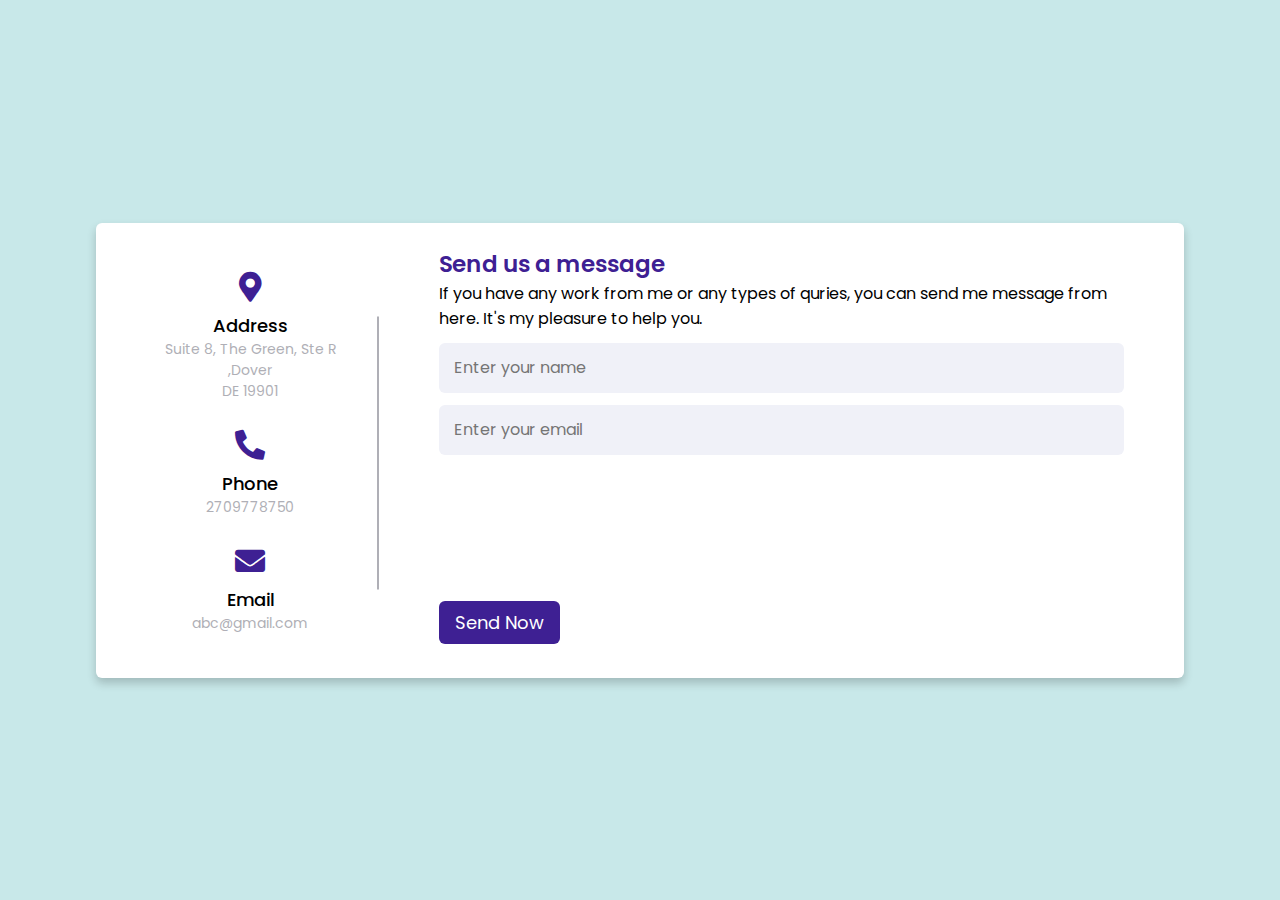
<file: contact-us.html>
<!DOCTYPE html>

<html lang="en" dir="ltr">
  <head>
    <meta charset="UTF-8">
    <title>Contact Us Form  </title>
    <link rel="stylesheet" href="contact-us-style.css">
    <!-- Fontawesome CDN Link -->
    <link rel="stylesheet" href="https://cdnjs.cloudflare.com/ajax/libs/font-awesome/5.15.2/css/all.min.css"/>
     <meta name="viewport" content="width=device-width, initial-scale=1.0">
   </head>
<body>
  <div class="container">
    <div class="content">
      <div class="left-side">
        <div class="address details">
          <i class="fas fa-map-marker-alt"></i>
          <div class="topic">Address</div>
          <div class="text-one">Suite 8, The Green, Ste R ,Dover</div>
          <div class="text-two">DE 19901</div>
        </div>
        <div class="phone details">
          <i class="fas fa-phone-alt"></i>
          <div class="topic">Phone</div>
          <div class="text-one">2709778750</div>
        </div>
        <div class="email details">
          <i class="fas fa-envelope"></i>
          <div class="topic">Email</div>
          <div class="text-one">abc@gmail.com</div>
        </div>
      </div>
      <div class="right-side">
        <div class="topic-text">Send us a message</div>
        <p>If you have any work from me or any types of quries, you can send me message from here. It's my pleasure to help you.</p>
      <form action="#">
        <div class="input-box">
          <input type="text" placeholder="Enter your name">
        </div>
        <div class="input-box">
          <input type="text" placeholder="Enter your email">
        </div>
        <div class="input-box message-box">
          
        </div>
        <div class="button" onclick="window.location.href='index.html';">
          <input type="button" value="Send Now" >
        </div>
      </form>
    </div>
    </div>
  </div>
</body>
</html>
</file>
<file: contact-us-style.css>
/* Google Font CDN Link */
@import url('https://fonts.googleapis.com/css2?family=Poppins:wght@200;300;400;500;600;700&display=swap');
*{
  margin: 0;
  padding: 0;
  box-sizing: border-box;
  font-family: "Poppins" , sans-serif;
}
body{
  min-height: 100vh;
  width: 100%;
  background: #c8e8e9;
  display: flex;
  align-items: center;
  justify-content: center;
}
.container{
  width: 85%;
  background: #fff;
  border-radius: 6px;
  padding: 20px 60px 30px 40px;
  box-shadow: 0 5px 10px rgba(0, 0, 0, 0.2);
}
.container .content{
  display: flex;
  align-items: center;
  justify-content: space-between;
}
.container .content .left-side{
  width: 25%;
  height: 100%;
  display: flex;
  flex-direction: column;
  align-items: center;
  justify-content: center;
  margin-top: 15px;
  position: relative;
}
.content .left-side::before{
  content: '';
  position: absolute;
  height: 70%;
  width: 2px;
  right: -15px;
  top: 50%;
  transform: translateY(-50%);
  background: #afafb6;
}
.content .left-side .details{
  margin: 14px;
  text-align: center;
}
.content .left-side .details i{
  font-size: 30px;
  color: #3e2093;
  margin-bottom: 10px;
}
.content .left-side .details .topic{
  font-size: 18px;
  font-weight: 500;
}
.content .left-side .details .text-one,
.content .left-side .details .text-two{
  font-size: 14px;
  color: #afafb6;
}
.container .content .right-side{
  width: 75%;
  margin-left: 75px;
}
.content .right-side .topic-text{
  font-size: 23px;
  font-weight: 600;
  color: #3e2093;
}
.right-side .input-box{
  height: 50px;
  width: 100%;
  margin: 12px 0;
}
.right-side .input-box input,
.right-side .input-box textarea{
  height: 100%;
  width: 100%;
  border: none;
  outline: none;
  font-size: 16px;
  background: #F0F1F8;
  border-radius: 6px;
  padding: 0 15px;
  resize: none;
}
.right-side .message-box{
  min-height: 110px;
}
.right-side .input-box textarea{
  padding-top: 6px;
}
.right-side .button{
  display: inline-block;
  margin-top: 12px;
}
.right-side .button input[type="button"]{
  color: #fff;
  font-size: 18px;
  outline: none;
  border: none;
  padding: 8px 16px;
  border-radius: 6px;
  background: #3e2093;
  cursor: pointer;
  transition: all 0.3s ease;
}
.button input[type="button"]:hover{
  background: #5029bc;
}

@media (max-width: 950px) {
  .container{
    width: 90%;
    padding: 30px 40px 40px 35px ;
  }
  .container .content .right-side{
   width: 75%;
   margin-left: 55px;
}
}
@media (max-width: 820px) {
  .container{
    margin: 40px 0;
    height: 100%;
  }
  .container .content{
    flex-direction: column-reverse;
  }
 .container .content .left-side{
   width: 100%;
   flex-direction: row;
   margin-top: 40px;
   justify-content: center;
   flex-wrap: wrap;
 }
 .container .content .left-side::before{
   display: none;
 }
 .container .content .right-side{
   width: 100%;
   margin-left: 0;
 }
}
</file>
